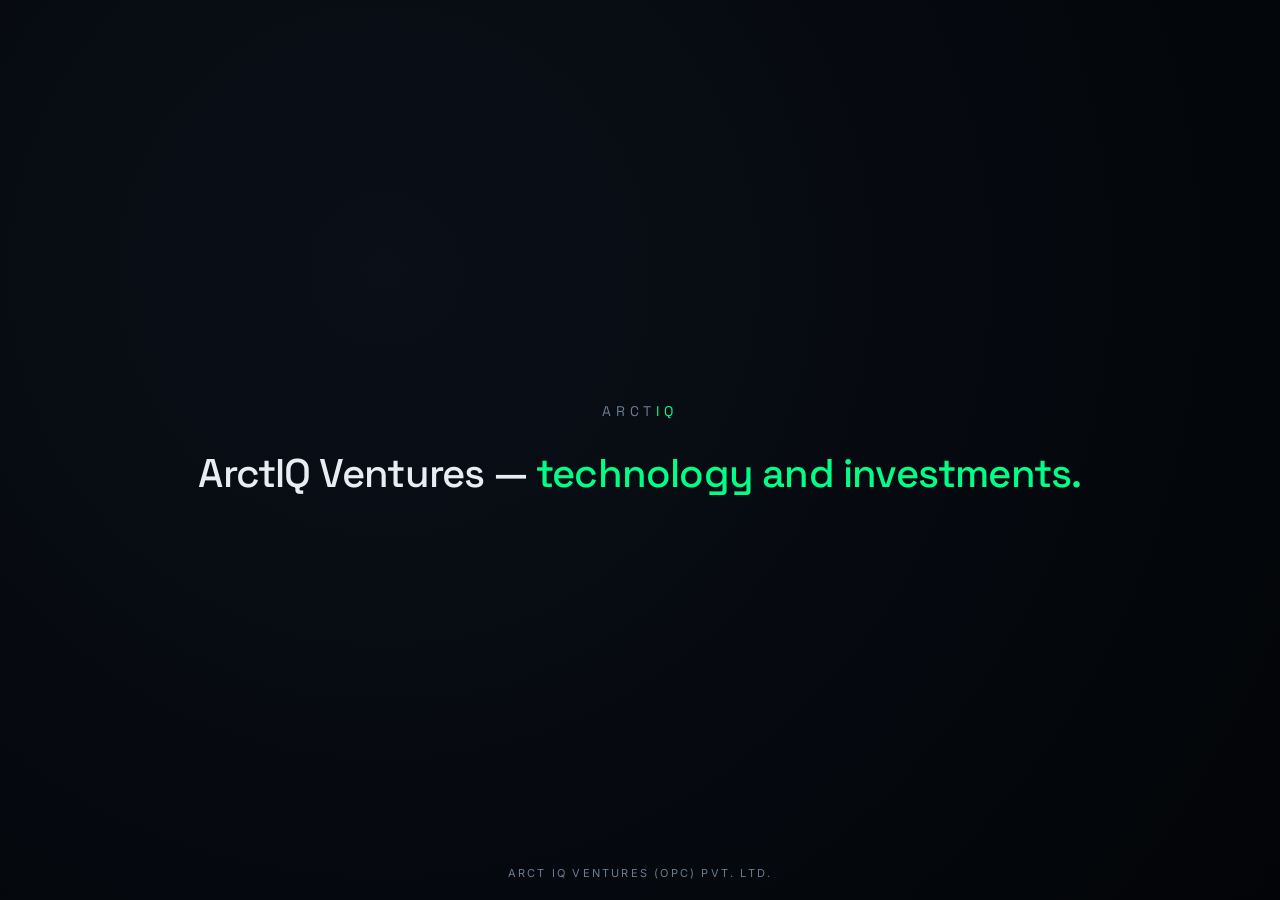
<file: index.html>
<!DOCTYPE html>
<html lang="en">
<head>
  <meta charset="UTF-8" />
  <meta name="viewport" content="width=device-width, initial-scale=1.0"/>
  <title>ArctIQ Ventures</title>

  <link rel="icon" type="image/png" href="favicon.png">

  <link href="https://fonts.googleapis.com/css2?family=Space+Grotesk:wght@400;500&family=Inter:wght@300;400&display=swap" rel="stylesheet">

  <style>
    :root {
      --bg: #020407;
      --fg: #e6edf3;
      --muted: #6b7c93;
      --accent: #00ff88;
    }

    * {
      margin: 0;
      padding: 0;
      box-sizing: border-box;
    }

    body {
      background: radial-gradient(circle at 30% 30%, #0a0f18, #020407);
      color: var(--fg);
      font-family: 'Inter', sans-serif;
      height: 100vh;
      display: flex;
      align-items: center;
      justify-content: center;
    }

    .container {
      text-align: center;
      padding: 0 20px;
    }

    /* YOUR ORIGINAL LOGO STYLE — CLEANED */
    .logo {
      font-family: 'Space Grotesk', sans-serif;
      font-size: 14px;
      letter-spacing: 0.35em;
      color: var(--muted);
      margin-bottom: 28px;
    }

    .logo em {
      color: var(--accent);
      font-style: normal;
    }

    .headline {
      font-family: 'Space Grotesk', sans-serif;
      font-size: clamp(24px, 4vw, 40px);
      font-weight: 500;
      letter-spacing: -0.02em;
    }

    .headline span {
      color: var(--accent);
    }

    .footer {
      position: absolute;
      bottom: 20px;
      width: 100%;
      text-align: center;
      font-size: 11px;
      letter-spacing: 0.2em;
      color: var(--muted);
    }
  </style>
</head>

<body>

  <div class="container">
    <div class="logo">ARCT<em>IQ</em></div>

    <div class="headline">
      ArctIQ Ventures — <span>technology and investments.</span>
    </div>
  </div>

  <div class="footer">
    ARCT IQ VENTURES (OPC) PVT. LTD.
  </div>

</body>
</html>
</file>
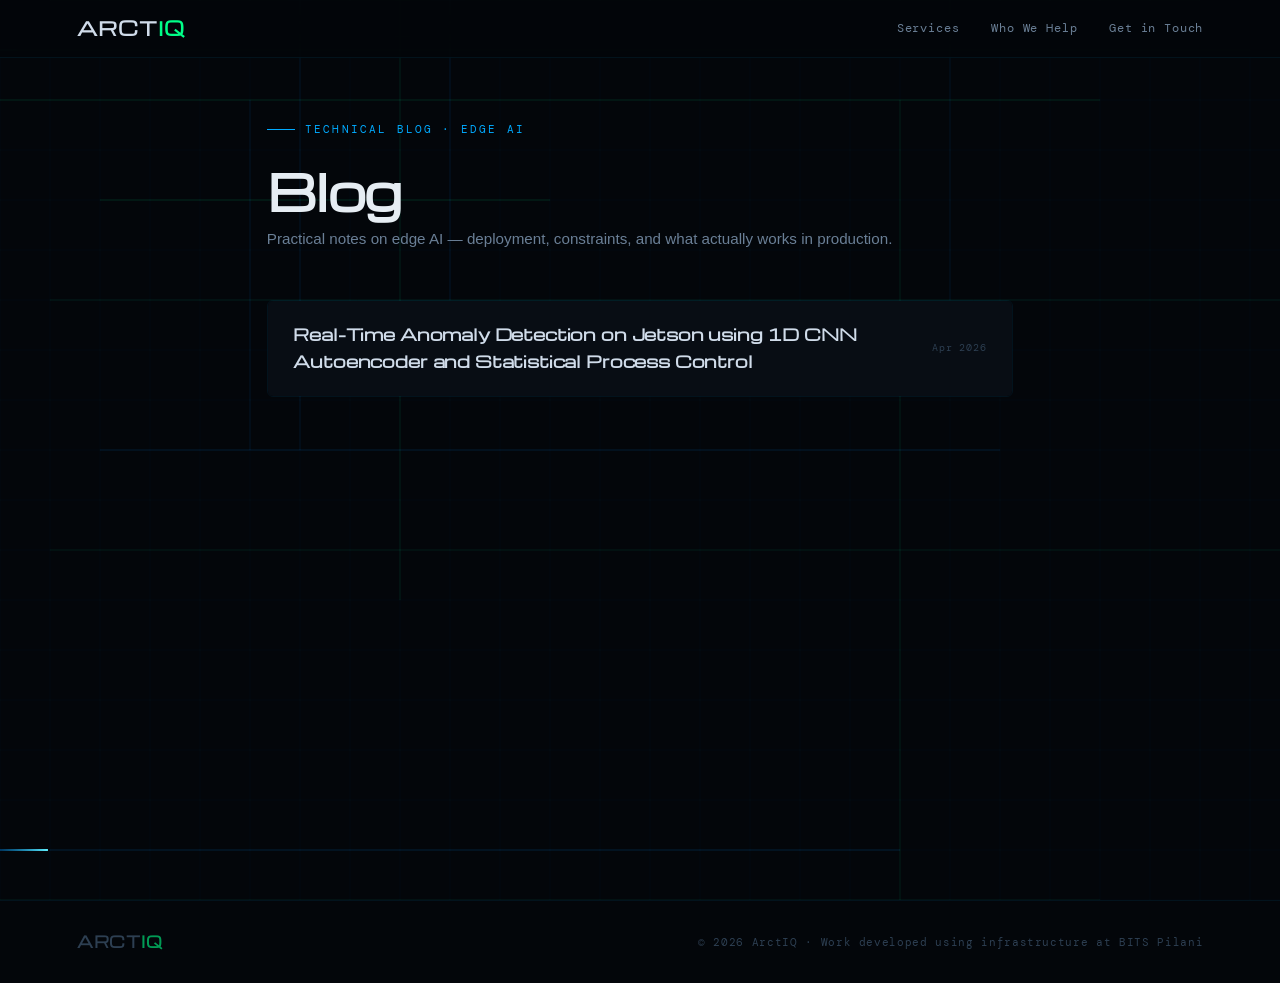
<file: blog.html>
<!DOCTYPE html>
<html lang="en">
<head>
<meta charset="UTF-8">
<meta name="viewport" content="width=device-width, initial-scale=1.0">
<link rel="icon" type="image/png" href="favicon.png">

<title>ArctIQ — Blog</title>

<link rel="preconnect" href="https://fonts.googleapis.com">
<link href="https://fonts.googleapis.com/css2?family=Michroma&family=Inter:wght@400;500;600&family=DM+Mono:wght@300;400;500&display=swap" rel="stylesheet">
<link rel="stylesheet" href="style.css">
</head>

<body>

<canvas id="circuit"></canvas>

<nav>
  <a class="logo" href="index.html">ARCT<em>IQ</em></a>
  <div class="nav-right">
    <a href="index.html#services">Services</a>
    <a href="index.html#who">Who We Help</a>
    <a href="index.html#contact">Get in Touch</a>
  </div>
</nav>

<div class="blog-page">
  <div class="eyebrow">Technical Blog · Edge AI</div>
  <h1>Blog</h1>

  <p class="blog-intro">
    Practical notes on edge AI — deployment, constraints, and what actually works in production.
  </p>

  <ul class="blog-list">
    <li>
      <a href="post-1.html">
        <span class="blog-title">
          Real-Time Anomaly Detection on Jetson using 1D CNN Autoencoder and Statistical Process Control
        </span>
        <span class="blog-meta">Apr 2026</span>
      </a>
    </li>
  </ul>
</div>

<footer>
  <div class="footer-logo">ARCT<em>IQ</em></div>
  <div class="footer-copy">© 2026 ArctIQ · Work developed using infrastructure at BITS Pilani</div>
</footer>
<script>
document.querySelectorAll('a[href^="#"]').forEach(anchor => {
  anchor.addEventListener("click", function(e) {
    const targetId = this.getAttribute("href");

    if (targetId === "#" || targetId.length < 2) return;

    const target = document.querySelector(targetId);
    if (!target) return;

    e.preventDefault();

    const navHeight = document.querySelector("nav").offsetHeight;

    const targetPosition =
      target.getBoundingClientRect().top + window.scrollY - navHeight - 10;

    window.scrollTo({
      top: targetPosition,
      behavior: "smooth"
    });
  });
});
</script>
<script src="script.js"></script>
</body>
</html>
</file>
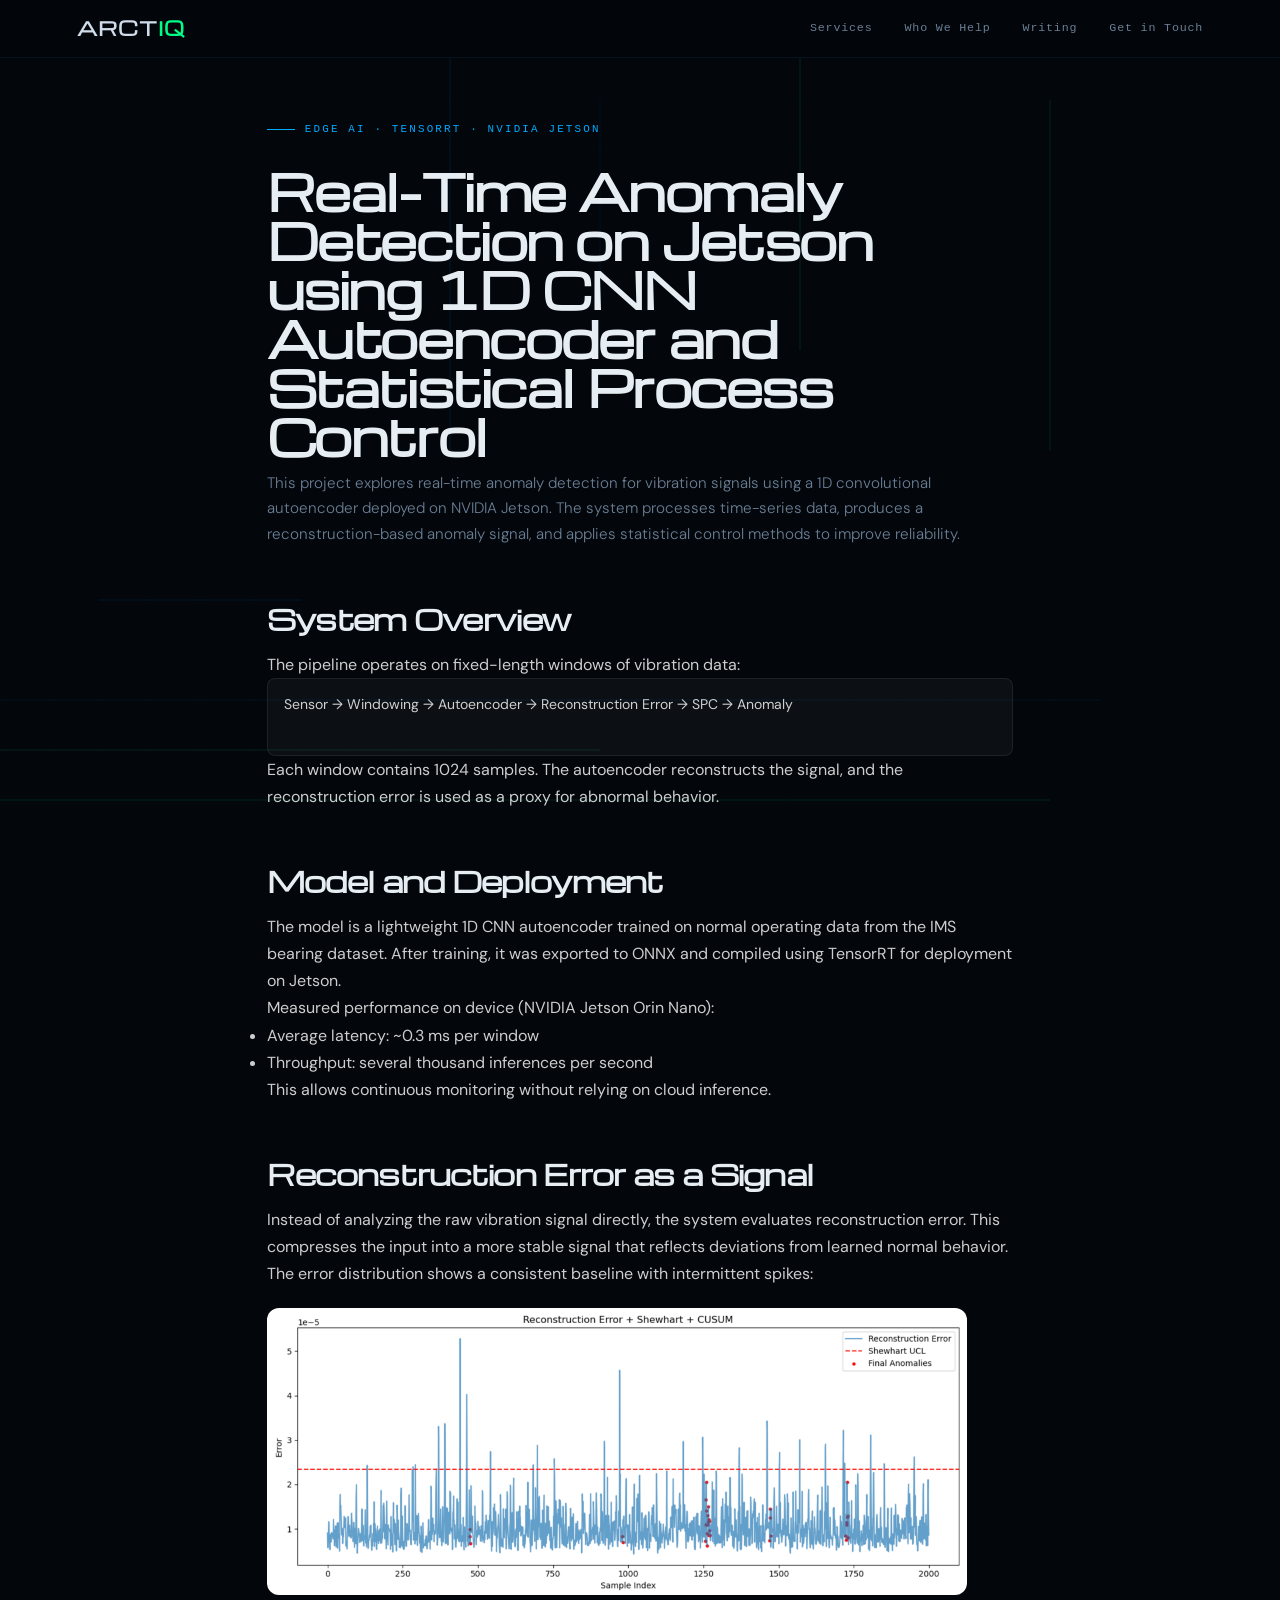
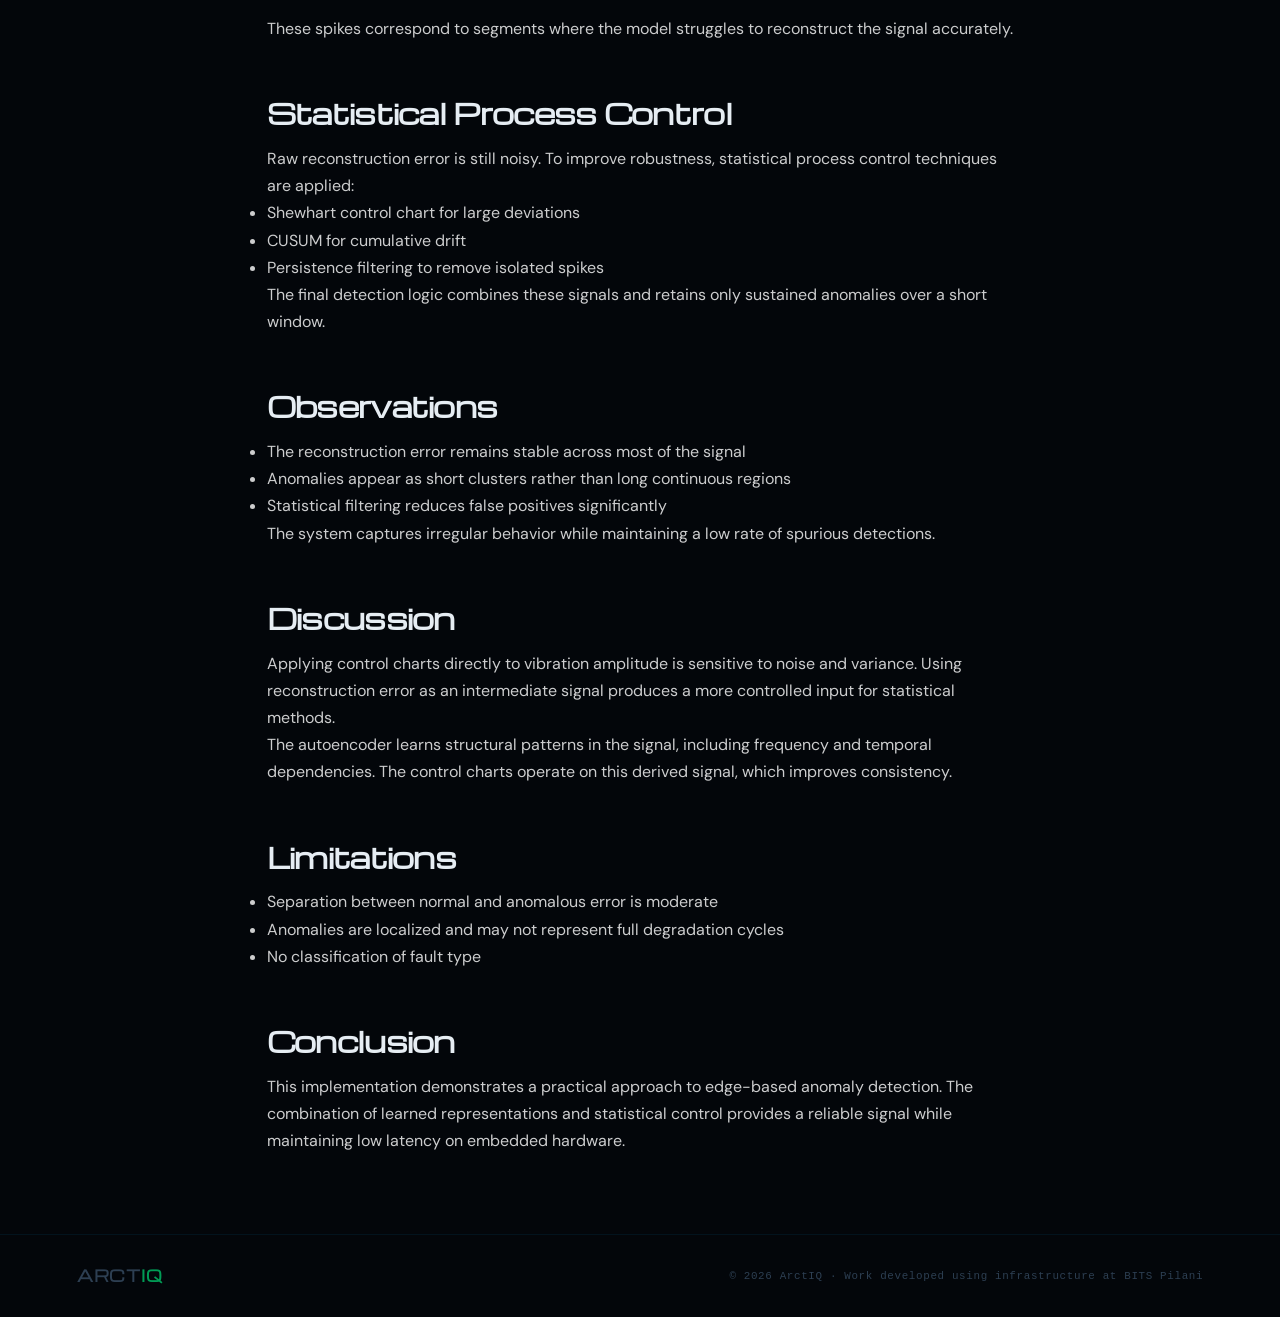
<file: post-1.html>
<!DOCTYPE html>

<html lang="en">
<head>
<meta charset="UTF-8">
<meta name="viewport" content="width=device-width, initial-scale=1.0">
<link rel="icon" type="image/png" href="favicon.png">
<title>Real-Time Anomaly Detection on Jetson using 1D CNN Autoencoder and Statistical Process Control</title>

<link href="https://fonts.googleapis.com/css2?family=Michroma&family=DM+Sans:wght@300;400;500;600&display=swap" rel="stylesheet">
<link rel="stylesheet" href="style.css">
</head>

<body>
<canvas id="circuit"></canvas>

<nav>
  <a class="logo" href="index.html">ARCT<em>IQ</em></a>
  <div class="nav-right">
    <a href="index.html#services">Services</a>
    <a href="index.html#who">Who We Help</a>
    <a href="blog.html">Writing</a>
    <a href="index.html#contact">Get in Touch</a>
  </div>
</nav>

<div class="blog-page">

  <div class="eyebrow">Edge AI · TensorRT · Nvidia Jetson</div>

  <h1>Real-Time Anomaly Detection on Jetson using 1D CNN Autoencoder and Statistical Process Control</h1>

  <p class="blog-intro">
    This project explores real-time anomaly detection for vibration signals using a 1D convolutional autoencoder deployed on NVIDIA Jetson. The system processes time-series data, produces a reconstruction-based anomaly signal, and applies statistical control methods to improve reliability.
  </p>

  <h2>System Overview</h2>

  <p>
    The pipeline operates on fixed-length windows of vibration data:
  </p>

  <pre>
Sensor → Windowing → Autoencoder → Reconstruction Error → SPC → Anomaly
  </pre>

  <p>
    Each window contains 1024 samples. The autoencoder reconstructs the signal, and the reconstruction error is used as a proxy for abnormal behavior.
  </p>

  <h2>Model and Deployment</h2>

  <p>
    The model is a lightweight 1D CNN autoencoder trained on normal operating data from the IMS bearing dataset. After training, it was exported to ONNX and compiled using TensorRT for deployment on Jetson.
  </p>

  <p>
    Measured performance on device (NVIDIA Jetson Orin Nano):
  </p>

  <ul>
    <li>Average latency: ~0.3 ms per window</li>
    <li>Throughput: several thousand inferences per second</li>
  </ul>

  <p>
    This allows continuous monitoring without relying on cloud inference.
  </p>

  <h2>Reconstruction Error as a Signal</h2>

  <p>
    Instead of analyzing the raw vibration signal directly, the system evaluates reconstruction error. This compresses the input into a more stable signal that reflects deviations from learned normal behavior.
  </p>

  <p>
    The error distribution shows a consistent baseline with intermittent spikes:
  </p>

  <img src="errors_spc.png" style="width:100%; border-radius:12px; margin:20px 0;">

  <p>
    These spikes correspond to segments where the model struggles to reconstruct the signal accurately.
  </p>

  <h2>Statistical Process Control</h2>

  <p>
    Raw reconstruction error is still noisy. To improve robustness, statistical process control techniques are applied:
  </p>

  <ul>
    <li>Shewhart control chart for large deviations</li>
    <li>CUSUM for cumulative drift</li>
    <li>Persistence filtering to remove isolated spikes</li>
  </ul>

  <p>
    The final detection logic combines these signals and retains only sustained anomalies over a short window.
  </p>

  <h2>Observations</h2>

  <ul>
    <li>The reconstruction error remains stable across most of the signal</li>
    <li>Anomalies appear as short clusters rather than long continuous regions</li>
    <li>Statistical filtering reduces false positives significantly</li>
  </ul>

  <p>
    The system captures irregular behavior while maintaining a low rate of spurious detections.
  </p>

  <h2>Discussion</h2>

  <p>
    Applying control charts directly to vibration amplitude is sensitive to noise and variance. Using reconstruction error as an intermediate signal produces a more controlled input for statistical methods.
  </p>

  <p>
    The autoencoder learns structural patterns in the signal, including frequency and temporal dependencies. The control charts operate on this derived signal, which improves consistency.
  </p>

  <h2>Limitations</h2>

  <ul>
    <li>Separation between normal and anomalous error is moderate</li>
    <li>Anomalies are localized and may not represent full degradation cycles</li>
    <li>No classification of fault type</li>
  </ul>

  <h2>Conclusion</h2>

  <p>
    This implementation demonstrates a practical approach to edge-based anomaly detection. The combination of learned representations and statistical control provides a reliable signal while maintaining low latency on embedded hardware.
  </p>

</div>

<footer>
  <div class="footer-logo">ARCT<em>IQ</em></div>
  <div class="footer-copy">© 2026 ArctIQ · Work developed using infrastructure at BITS Pilani</div>
</footer>

<script src="script.js"></script>

</body>
</html>
</file>
<file: style.css>
*, *::before, *::after { box-sizing: border-box; margin: 0; padding: 0; }

:root {
  --bg:      #03060a;
  --bg2:     #080d14;
  --surface: #0c1420;
  --surface2:#101b2a;
  --border:  rgba(0,180,255,0.08);
  --border2: rgba(0,180,255,0.16);
  --green:   #00ff88;
  --green2:  #00cc6a;
  --blue:    #00aaff;
  --blue2:   #0077cc;
  --text:    #d0dcea;
  --text2:   #6a7f96;
  --text3:   #2d3f52;
  --mono: 'DM Mono', monospace;
  --sans: 'Inter', sans-serif;
  --display: 'Michroma', sans-serif;
}

html { scroll-behavior: smooth; }

body {
  background: var(--bg);
  color: rgba(255,255,255,0.8);
  font-family: 'DM Sans', sans-serif;
  font-size: 16px;
  line-height: 1.7;
  overflow-x: hidden;
}
h1, h2, h3 {
  font-family: 'Michroma', sans-serif;
  letter-spacing: 0.02em;
  color: #e6edf3;
}
.blog-page h2 {
  margin-top: 3.5rem;
  margin-bottom: 1rem;
  font-size: 28px;
}

#circuit {
  position: fixed;
  inset: 0;
  z-index: 0;
  pointer-events: none;
  filter: brightness(1.2);
}

body::before {
  background: radial-gradient(
    ellipse at 30% 40%,
    rgba(0,20,40,0.35) 0%,
    rgba(3,6,10,0.7) 70%
  );
}
pre {
  background: rgba(255,255,255,0.04);
  border: 1px solid rgba(255,255,255,0.08);
  padding: 14px 16px;
  border-radius: 8px;
  font-family: 'DM Sans', monospace;
  font-size: 14px;
  overflow-x: auto;
}
.blog-page img {
  width: 100%;
  max-width: 700px;
  display: block;
  margin: 24px 0;
  border-radius: 10px;
}

/* Everything above overlay */
nav, .page, .band, .contact-wrap, footer, .blog-page { position: relative; z-index: 2; }

/* ── NAV ── */
nav {
  position: fixed;
  top: 0; left: 0; right: 0;
  z-index: 100;
  display: flex;
  align-items: center;
  justify-content: space-between;
  padding: 0 6%;
  height: 58px;
  background: rgba(3,6,10,0.88);
  backdrop-filter: blur(20px);
  -webkit-backdrop-filter: blur(20px);
  border-bottom: 1px solid var(--border);
}

.logo {
  font-family: var(--display);
  font-weight: 800;
  font-size: 1.2rem;
  letter-spacing: 0.05em;
  color: var(--text);
  text-decoration: none;
}
.logo em { color: var(--green); font-style: normal; }

.nav-right {
  display: flex;
  align-items: center;
  gap: 2rem;
}

.nav-right a {
  font-family: var(--mono);
  font-size: 0.73rem;
  letter-spacing: 0.07em;
  color: var(--text2);
  text-decoration: none;
  transition: color 0.2s;
}
.nav-right a:hover { color: var(--green); }

.nav-cta {
  padding: 6px 16px;
  border: 1px solid var(--green);
  color: var(--green) !important;
  border-radius: 3px;
  transition: all 0.2s !important;
}
.nav-cta:hover { background: var(--green); color: #000 !important; }

/* ── PAGE WRAPPER ── */
.page {
  max-width: 1200px;
  margin: 0 auto;
  padding: 0 6%;
}

/* ── HERO ── */
.hero {
  min-height: 100vh;
  display: flex;
  flex-direction: column;
  justify-content: center;
  padding-top: 100px;
  padding-bottom: 80px;
}

.eyebrow {
  font-family: var(--mono);
  font-size: 0.68rem;
  letter-spacing: 0.2em;
  text-transform: uppercase;
  color: var(--blue);
  margin-bottom: 1.8rem;
  display: flex;
  align-items: center;
  gap: 10px;
}
.eyebrow::before {
  content: '';
  width: 28px; height: 1px;
  background: var(--blue);
  display: block; flex-shrink: 0;
}

h1 {
  font-family: var(--display);
  font-size: clamp(2.8rem, 6.5vw, 5.6rem);
  font-weight: 800;
  line-height: 1.02;
  letter-spacing: -0.03em;
  margin-bottom: 2rem;
}

.line-dim    { color: var(--text3); }
.line-green  { color: var(--green); }
.line-blue   { color: var(--blue); }

.hero-body {
  font-size: 1.02rem;
  color: var(--text2);
  max-width: 500px;
  line-height: 1.85;
  font-weight: 300;
  margin-bottom: 2.8rem;
}
.hero-body strong { color: var(--text); font-weight: 400; }

.btn-row {
  display: flex;
  gap: 1rem;
  flex-wrap: wrap;
  align-items: center;
  margin-bottom: 3.5rem;
}

.btn-fill {
  font-family: var(--mono);
  font-size: 0.76rem;
  letter-spacing: 0.06em;
  padding: 12px 26px;
  background: var(--green);
  color: #000;
  border: none;
  border-radius: 3px;
  text-decoration: none;
  font-weight: 500;
  transition: all 0.2s;
  cursor: pointer;
  display: inline-block;
}
.btn-fill:hover { background: var(--green2); transform: translateY(-1px); }

.btn-ghost {
  font-family: var(--mono);
  font-size: 0.76rem;
  letter-spacing: 0.06em;
  padding: 12px 26px;
  background: transparent;
  color: var(--text2);
  border: 1px solid var(--border2);
  border-radius: 3px;
  text-decoration: none;
  transition: all 0.2s;
  display: inline-block;
}
.btn-ghost:hover { color: var(--blue); border-color: var(--blue); }

/* Tags */
.hero-tags { display: flex; gap: 0.5rem; flex-wrap: wrap; }

.tag {
  font-family: var(--mono);
  font-size: 0.66rem;
  letter-spacing: 0.08em;
  color: var(--text3);
  border: 1px solid rgba(0,180,255,0.1);
  border-radius: 2px;
  padding: 4px 10px;
}

/* ── BAND ── */
.band {
  background: rgba(8,13,20,0.9);
  border-top: 1px solid var(--border);
  border-bottom: 1px solid var(--border);
  padding: 60px 6%;
  backdrop-filter: blur(8px);
}

.band-inner {
  max-width: 900px;
  margin: 0 auto;
  display: grid;
  grid-template-columns: repeat(3, 1fr);
}

.band-item {
  padding: 0 2.2rem 0 0;
  border-right: 1px solid var(--border);
  margin-right: 2.2rem;
}
.band-item:last-child { border-right: none; margin-right: 0; padding-right: 0; }

.band-num {
  font-family: var(--display);
  font-size: 2.5rem;
  font-weight: 800;
  line-height: 1;
  margin-bottom: 0.5rem;
  letter-spacing: -0.03em;
}
.band-num.g { color: var(--green); }
.band-num.b { color: var(--blue); }

.band-label {
  font-size: 0.86rem;
  color: var(--text2);
  font-weight: 300;
  line-height: 1.6;
}

/* ── SECTIONS ── */
.section {
  padding: 96px 0;
}

.section-tag {
  font-family: var(--mono);
  font-size: 0.68rem;
  letter-spacing: 0.18em;
  text-transform: uppercase;
  color: var(--blue);
  margin-bottom: 1rem;
  display: flex;
  align-items: center;
  gap: 10px;
}
.section-tag::before {
  content: '';
  width: 20px; height: 1px;
  background: var(--blue);
  display: block;
}

h2 {
  font-family: var(--display);
  font-size: clamp(1.7rem, 3.2vw, 2.7rem);
  font-weight: 700;
  letter-spacing: -0.025em;
  line-height: 1.1;
  margin-bottom: 0.9rem;
}

.section-sub {
  font-size: 0.97rem;
  color: var(--text2);
  font-weight: 300;
  max-width: 460px;
  line-height: 1.8;
  margin-bottom: 3rem;
}

/* ── CARD GRID ── */
.card-grid {
  display: grid;
  grid-template-columns: 1fr 1fr;
  gap: 1px;
  background: var(--border);
  border: 1px solid var(--border);
  border-radius: 6px;
  overflow: hidden;
}

.card {
  background: var(--bg2);
  padding: 1.7rem;
  transition: background 0.2s;
  position: relative;
  overflow: hidden;
}
.card::after {
  content: '';
  position: absolute;
  inset: 0;
  border-left: 2px solid var(--green);
  opacity: 0;
  transition: opacity 0.2s;
  pointer-events: none;
}
.card:hover { background: var(--surface); }
.card:hover::after { opacity: 1; }

.card-icon {
  font-family: var(--mono);
  font-size: 0.63rem;
  letter-spacing: 0.12em;
  color: var(--green);
  text-transform: uppercase;
  margin-bottom: 0.9rem;
  opacity: 0.75;
}

.card h3 {
  font-family: var(--display);
  font-size: 1.02rem;
  font-weight: 700;
  letter-spacing: -0.01em;
  margin-bottom: 0.55rem;
  color: var(--text);
}

.card p {
  font-size: 0.88rem;
  color: var(--text2);
  line-height: 1.75;
  font-weight: 300;
}

/* ── WHO GRID ── */
.who-grid {
  display: grid;
  grid-template-columns: 1fr 1fr;
  gap: 1rem;
}

.who-card {
  background: var(--surface);
  border: 1px solid var(--border);
  border-radius: 5px;
  padding: 1.5rem;
  position: relative;
  overflow: hidden;
  transition: border-color 0.25s;
}
.who-card:hover { border-color: rgba(0,180,255,0.25); }

.who-card::before {
  content: '';
  position: absolute;
  top: 0; left: 0;
  width: 2px; height: 100%;
  background: linear-gradient(to bottom, var(--blue), var(--green));
  opacity: 0;
  transition: opacity 0.25s;
}
.who-card:hover::before { opacity: 1; }

.who-label {
  font-family: var(--mono);
  font-size: 0.65rem;
  letter-spacing: 0.14em;
  text-transform: uppercase;
  color: var(--blue);
  margin-bottom: 0.5rem;
}

.who-card h3 {
  font-family: var(--display);
  font-size: 0.98rem;
  font-weight: 700;
  margin-bottom: 0.45rem;
  color: var(--text);
}

.who-card p {
  font-size: 0.86rem;
  color: var(--text2);
  line-height: 1.7;
  font-weight: 300;
}

/* ── PROCESS ── */
.process-list {
  border: 1px solid var(--border);
  border-radius: 6px;
  overflow: hidden;
}

.process-item {
  display: grid;
  grid-template-columns: 52px 1fr;
  border-bottom: 1px solid var(--border);
  background: var(--bg2);
  transition: background 0.2s;
}
.process-item:last-child { border-bottom: none; }
.process-item:hover { background: var(--surface); }

.process-num {
  display: flex;
  align-items: flex-start;
  justify-content: center;
  padding: 1.5rem 0;
  font-family: var(--mono);
  font-size: 0.68rem;
  color: var(--text3);
  border-right: 1px solid var(--border);
  letter-spacing: 0.05em;
}

.process-body { padding: 1.5rem 1.7rem; }

.process-body h3 {
  font-family: var(--display);
  font-size: 0.98rem;
  font-weight: 700;
  margin-bottom: 0.35rem;
  color: var(--text);
}

.process-body p {
  font-size: 0.86rem;
  color: var(--text2);
  font-weight: 300;
  line-height: 1.7;
}

/* ── CONTACT BAND ── */
.contact-wrap {
  background: rgba(8,13,20,0.92);
  border-top: 1px solid var(--border);
  border-bottom: 1px solid var(--border);
  padding: 96px 6%;
  backdrop-filter: blur(10px);
}

.contact-inner {
  max-width: 900px;
  margin: 0 auto;
  display: grid;
  grid-template-columns: 1fr 1fr;
  gap: 5rem;
  align-items: start;
}

.contact-left p {
  font-size: 0.93rem;
  color: var(--text2);
  font-weight: 300;
  line-height: 1.8;
  margin-bottom: 2rem;
  margin-top: 0.8rem;
}

.contact-detail { display: flex; flex-direction: column; gap: 0.75rem; }

.contact-row {
  display: flex;
  align-items: center;
  gap: 0.8rem;
  font-size: 0.86rem;
}

.contact-row-label {
  font-family: var(--mono);
  font-size: 0.63rem;
  letter-spacing: 0.1em;
  text-transform: uppercase;
  color: var(--text3);
  min-width: 60px;
}

.contact-row-val { color: var(--text2); }
.contact-row-val a { color: var(--green); text-decoration: none; }
.contact-row-val a:hover { text-decoration: underline; }

/* Form */
.form { display: flex; flex-direction: column; gap: 0.9rem; }
.form-field { display: flex; flex-direction: column; gap: 5px; }

.form-field label {
  font-family: var(--mono);
  font-size: 0.65rem;
  letter-spacing: 0.1em;
  text-transform: uppercase;
  color: var(--text3);
}

.form-field input,
.form-field textarea,
.form-field select {
  background: rgba(3,6,10,0.8);
  border: 1px solid var(--border2);
  border-radius: 3px;
  padding: 9px 13px;
  color: var(--text);
  font-family: var(--sans);
  font-size: 0.88rem;
  font-weight: 300;
  outline: none;
  transition: border-color 0.2s;
}

.form-field input:focus,
.form-field textarea:focus,
.form-field select:focus { border-color: var(--green); }

.form-field textarea { resize: vertical; min-height: 100px; }
.form-field select { cursor: pointer; }
.form-field select option { background: var(--surface2); }

/* ── FOOTER ── */
footer {
  padding: 28px 6%;
  display: flex;
  align-items: center;
  justify-content: space-between;
  border-top: 1px solid var(--border);
}

.footer-logo {
  font-family: var(--display);
  font-weight: 800;
  font-size: 0.95rem;
  letter-spacing: 0.05em;
  color: var(--text3);
}
.footer-logo em { color: var(--green); font-style: normal; opacity: 0.6; }

.footer-copy {
  font-family: var(--mono);
  font-size: 0.68rem;
  color: var(--text3);
  letter-spacing: 0.06em;
}

/* ── BLOG PAGE ── */
.blog-page {
  max-width: 900px;
  margin: 0 auto;
  padding: 0 6%;
  padding-top: 120px;
  padding-bottom: 80px;
  min-height: 100vh;
}

.blog-page h1 {
  font-family: var(--display);
  font-size: clamp(2rem, 4vw, 3rem);
  font-weight: 800;
  letter-spacing: -0.03em;
  margin-bottom: 0.6rem;
}

.blog-intro {
  font-size: 0.95rem;
  color: var(--text2);
  font-weight: 300;
  margin-bottom: 3rem;
}

.blog-list { list-style: none; border: 1px solid var(--border); border-radius: 6px; overflow: hidden; }

.blog-list li {
  border-bottom: 1px solid var(--border);
  background: var(--bg2);
  transition: background 0.2s;
}
.blog-list li:last-child { border-bottom: none; }
.blog-list li:hover { background: var(--surface); }

.blog-list a {
  display: flex;
  align-items: center;
  justify-content: space-between;
  padding: 1.3rem 1.6rem;
  text-decoration: none;
  color: var(--text);
}

.blog-list a:hover .blog-title { color: var(--green); }

.blog-title {
  font-family: var(--display);
  font-size: 0.98rem;
  font-weight: 600;
  letter-spacing: -0.01em;
  transition: color 0.2s;
}

.blog-meta {
  font-family: var(--mono);
  font-size: 0.65rem;
  color: var(--text3);
  letter-spacing: 0.08em;
  white-space: nowrap;
  margin-left: 1rem;
}

.blog-arrow {
  font-size: 0.8rem;
  color: var(--text3);
  transition: color 0.2s, transform 0.2s;
  margin-left: 1rem;
}
.blog-list li:hover .blog-arrow { color: var(--green); transform: translateX(3px); }

/* ── ANIMATIONS ── */
@keyframes fadeUp {
  from { opacity: 0; transform: translateY(20px); }
  to   { opacity: 1; transform: translateY(0); }
}

.hero > * {
  opacity: 0;
  animation: fadeUp 0.65s ease forwards;
}
.hero > *:nth-child(1) { animation-delay: 0.12s; }
.hero > *:nth-child(2) { animation-delay: 0.24s; }
.hero > *:nth-child(3) { animation-delay: 0.36s; }
.hero > *:nth-child(4) { animation-delay: 0.48s; }
.hero > *:nth-child(5) { animation-delay: 0.58s; }

/* ── RESPONSIVE ── */
@media (max-width: 700px) {
  .band-inner { grid-template-columns: 1fr; gap: 2rem; }
  .band-item { border-right: none; border-bottom: 1px solid var(--border); padding: 0 0 1.5rem; margin: 0; }
  .band-item:last-child { border-bottom: none; padding: 0; }
  .card-grid, .who-grid { grid-template-columns: 1fr; }
  .contact-inner { grid-template-columns: 1fr; gap: 2.5rem; }
  .nav-right .nav-cta { display: none; }
  footer { flex-direction: column; gap: 0.5rem; text-align: center; }
}
</file>
